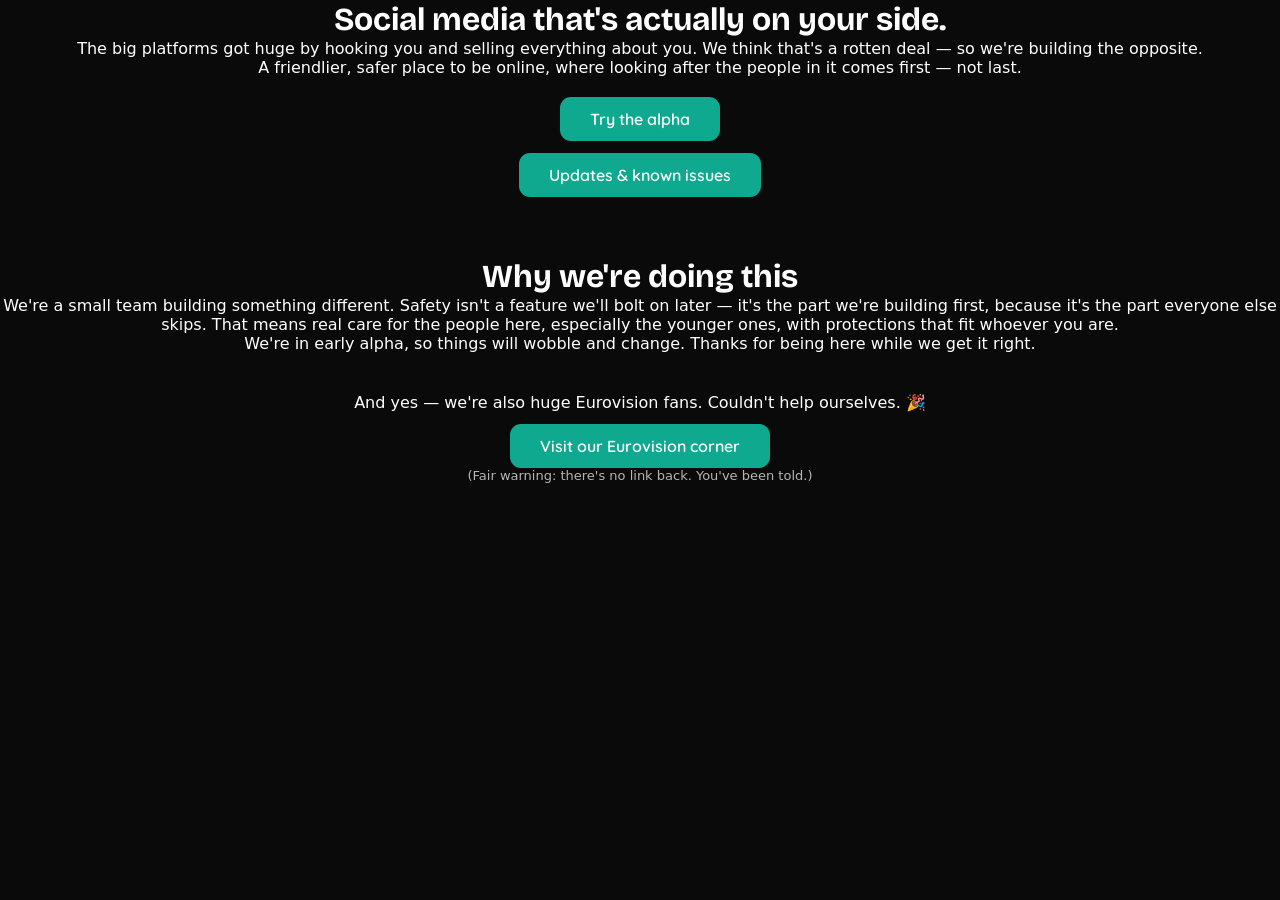
<file: index.html>
<html>
  <head>
    <meta charset="utf-8" />
    <title>Mellow</title>
    <link rel="icon" href="app/logo.png" />
    <link rel="preconnect" href="https://fonts.googleapis.com">
    <link rel="preconnect" href="https://fonts.gstatic.com" crossorigin>
    <link href="https://fonts.googleapis.com/css2?family=Bricolage+Grotesque:opsz,wght@12..96,500;12..96,600;12..96,700;12..96,800&family=Hanken+Grotesque:wght@400;500;600;700&display=swap" rel="stylesheet">
    <link rel="stylesheet" href="style.css" />
    <style>
      h1 { font-family: 'Bricolage Grotesque', sans-serif; }
      body { font-family: 'Hanken Grotesque', system-ui, sans-serif; }
      button {
        background: #0ea98f;
        border-radius: 11px;
        box-shadow: none;
        transition: background 0.15s;
      }
      button:hover {
        background: #0b8f78;
        box-shadow: none;
      }
    </style>
  </head>
  <body>

    <div class="content-wrapper">
      <h1 style="text-align: center;">Social media that's actually on your side.</h1>
      <p style="text-align: center;">The big platforms got huge by hooking you and selling everything about you. We think that's a rotten deal — so we're building the opposite.</p>
      <p style="text-align: center;">A friendlier, safer place to be online, where looking after the people in it comes first — not last.</p>
      <p style="text-align: center; margin-top: 20px;">
        <a href="app/index.html">
          <button>Try the alpha</button>
        </a>
      </p>
      <p style="text-align: center; margin-top: 12px;">
        <a href="updates.html">
          <button>Updates &amp; known issues</button>
        </a>
      </p>

      <h1 style="text-align: center; margin-top: 60px;">Why we're doing this</h1>
      <p style="text-align: center;">We're a small team building something different. Safety isn't a feature we'll bolt on later — it's the part we're building first, because it's the part everyone else skips. That means real care for the people here, especially the younger ones, with protections that fit whoever you are.</p>
      <p style="text-align: center;">We're in early alpha, so things will wobble and change. Thanks for being here while we get it right.</p>

      <p style="text-align: center; margin-top: 40px;">And yes — we're also huge Eurovision fans. Couldn't help ourselves. 🎉</p>
      <p style="text-align: center; margin-top: 12px;">
        <a href="eurovision/index.html">
          <button>Visit our Eurovision corner</button>
        </a>
      </p>
      <p style="text-align: center; font-size: 13px; opacity: 0.7;">(Fair warning: there's no link back. You've been told.)</p>
    </div>

  </body>
</html>
</file>
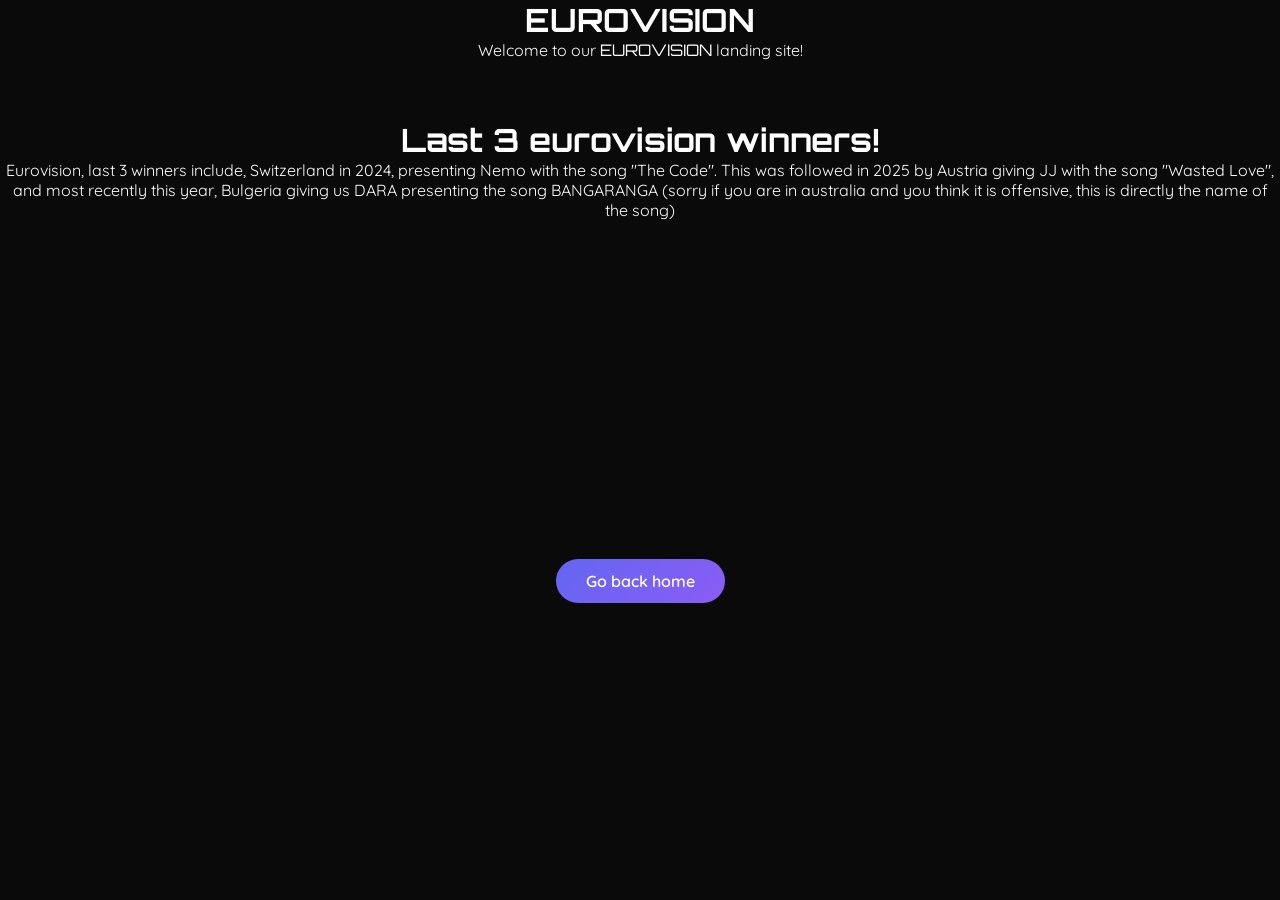
<file: eurovision/index.html>
<html>
  <head>
    <meta charset="utf-8" />
    <title>Mellow · Eurovision</title>
    <link rel="stylesheet" href="../style.css" />
  </head>
  <body>
    <div class="blob-container">
      <div class="blob blob1"></div>
      <div class="blob blob2"></div>
      <div class="blob blob3"></div>
    </div>

    <div class="content-wrapper">
      <h1 style="text-align: center;">EUROVISION</h1>
      <p style="text-align: center;">Welcome to our <x style="font-family: 'Orbitron', sans-serif;">EUROVISION</x> landing site!</p>

      <h1 style="text-align: center; margin-top: 60px;">Last 3 eurovision winners!</h1>
      <p style="text-align: center;">Eurovision, last 3 winners include, Switzerland in 2024, presenting Nemo with the song "The Code". This was followed in 2025 by Austria giving JJ with the song "Wasted Love", and most recently this year, Bulgeria giving us DARA presenting the song BANGARANGA (sorry if you are in australia and you think it is offensive, this is directly the name of the song)</p>

      <iframe width="560" height="315" src="https://www.youtube.com/embed/CO_qJf-nW0k?si=u8ctk95UvW9WOrq1" title="YouTube video player" frameborder="0" allow="accelerometer; autoplay; clipboard-write; encrypted-media; gyroscope; picture-in-picture; web-share" referrerpolicy="strict-origin-when-cross-origin" allowfullscreen></iframe>

      <iframe width="560" height="315" src="https://www.youtube.com/embed/onOex2WXjbA?si=q2nMkp0muVfyjG8P" title="YouTube video player" frameborder="0" allow="accelerometer; autoplay; clipboard-write; encrypted-media; gyroscope; picture-in-picture; web-share" referrerpolicy="strict-origin-when-cross-origin" allowfullscreen></iframe>

      <div id="player"></div>

      <script>
        // 2. This code loads the IFrame Player API code asynchronously.
        var tag = document.createElement('script');

        tag.src = "https://www.youtube.com/iframe_api";
        var firstScriptTag = document.getElementsByTagName('script')[0];
        firstScriptTag.parentNode.insertBefore(tag, firstScriptTag);

        // 3. This function creates an <iframe> (and YouTube player)
        //    after the API code downloads.
        var player;
        function onYouTubeIframeAPIReady() {
          player = new YT.Player('player', {
            height: '390',
            width: '640',
            videoId: '4Mxq2WCAhT4',
            playerVars: {
              'playsinline': 1
            },
            events: {
              'onReady': onPlayerReady,
              'onStateChange': onPlayerStateChange
            }
          });
        }

        // 4. The API will call this function when the video player is ready.
        function onPlayerReady(event) {
          event.target.playVideo();
        }

        // 5. The API calls this function when the player's state changes.
        //    The function indicates that when playing a video (state=1),
        //    the player should play for six seconds and then stop.
        var done = false;
        function onPlayerStateChange(event) {
          if (event.data == YT.PlayerState.PLAYING && !done) {
            setTimeout(stopVideo, 6000);
            done = true;
          }
        }
        function stopVideo() {
          player.stopVideo();
        }
      </script>




      <p style="text-align: center; margin-top: 20px;">
        <a href="../index.html">
          <button>Go back home</button>
        </a>
      </p>
    </div>

  </body>
</html>
</file>
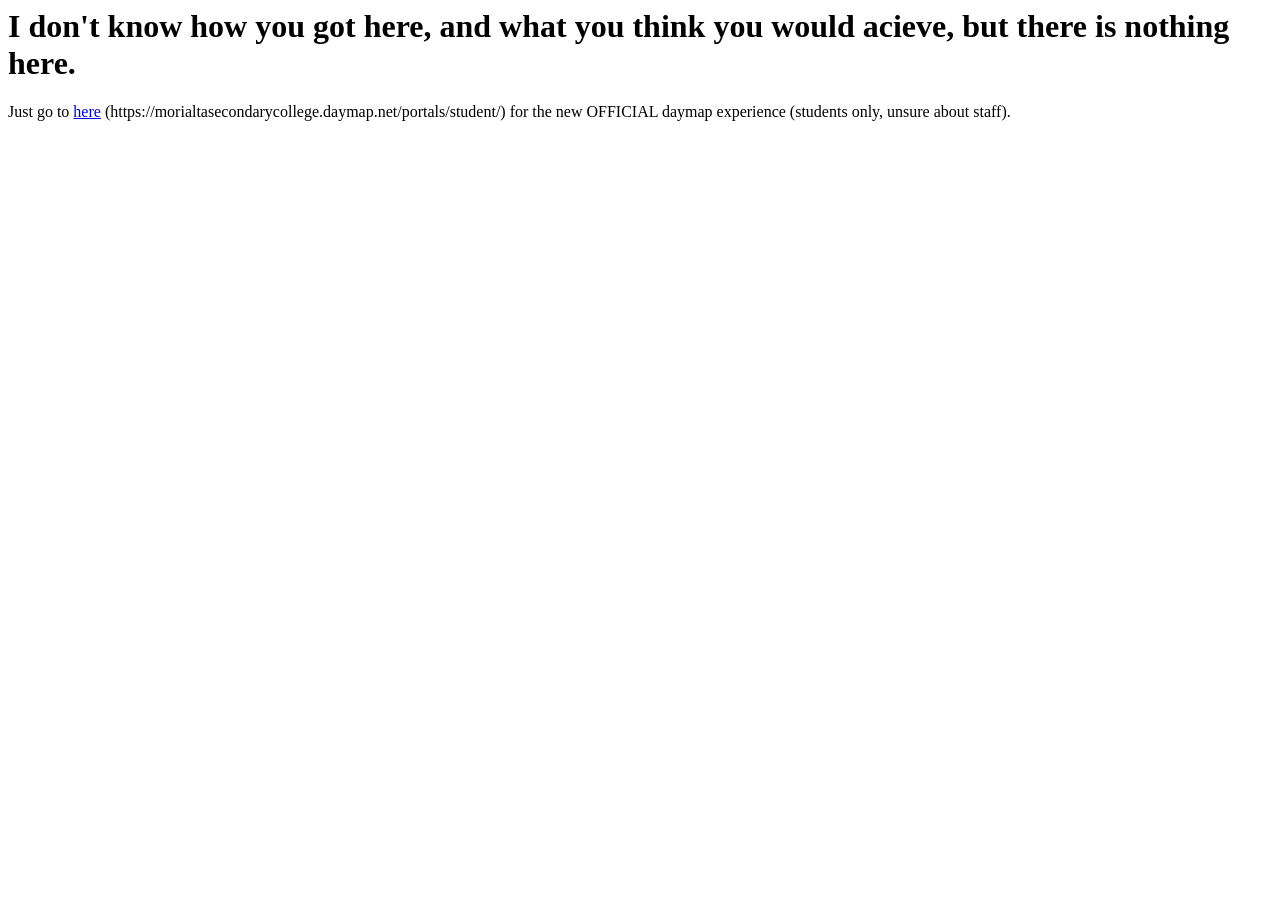
<file: school/daymap/index.html>
<html>
  <head>
    <title>The New Daymap</title>
  </head>
  <body>
    <h1>I don't know how you got here, and what you think you would acieve, but there is nothing here.</h1>
    <p>Just go to <a href="https://morialtasecondarycollege.daymap.net/portals/student/">here</a> (https://morialtasecondarycollege.daymap.net/portals/student/) for the new OFFICIAL daymap experience (students only, unsure about staff).</p>
  </body>
</html>
</file>
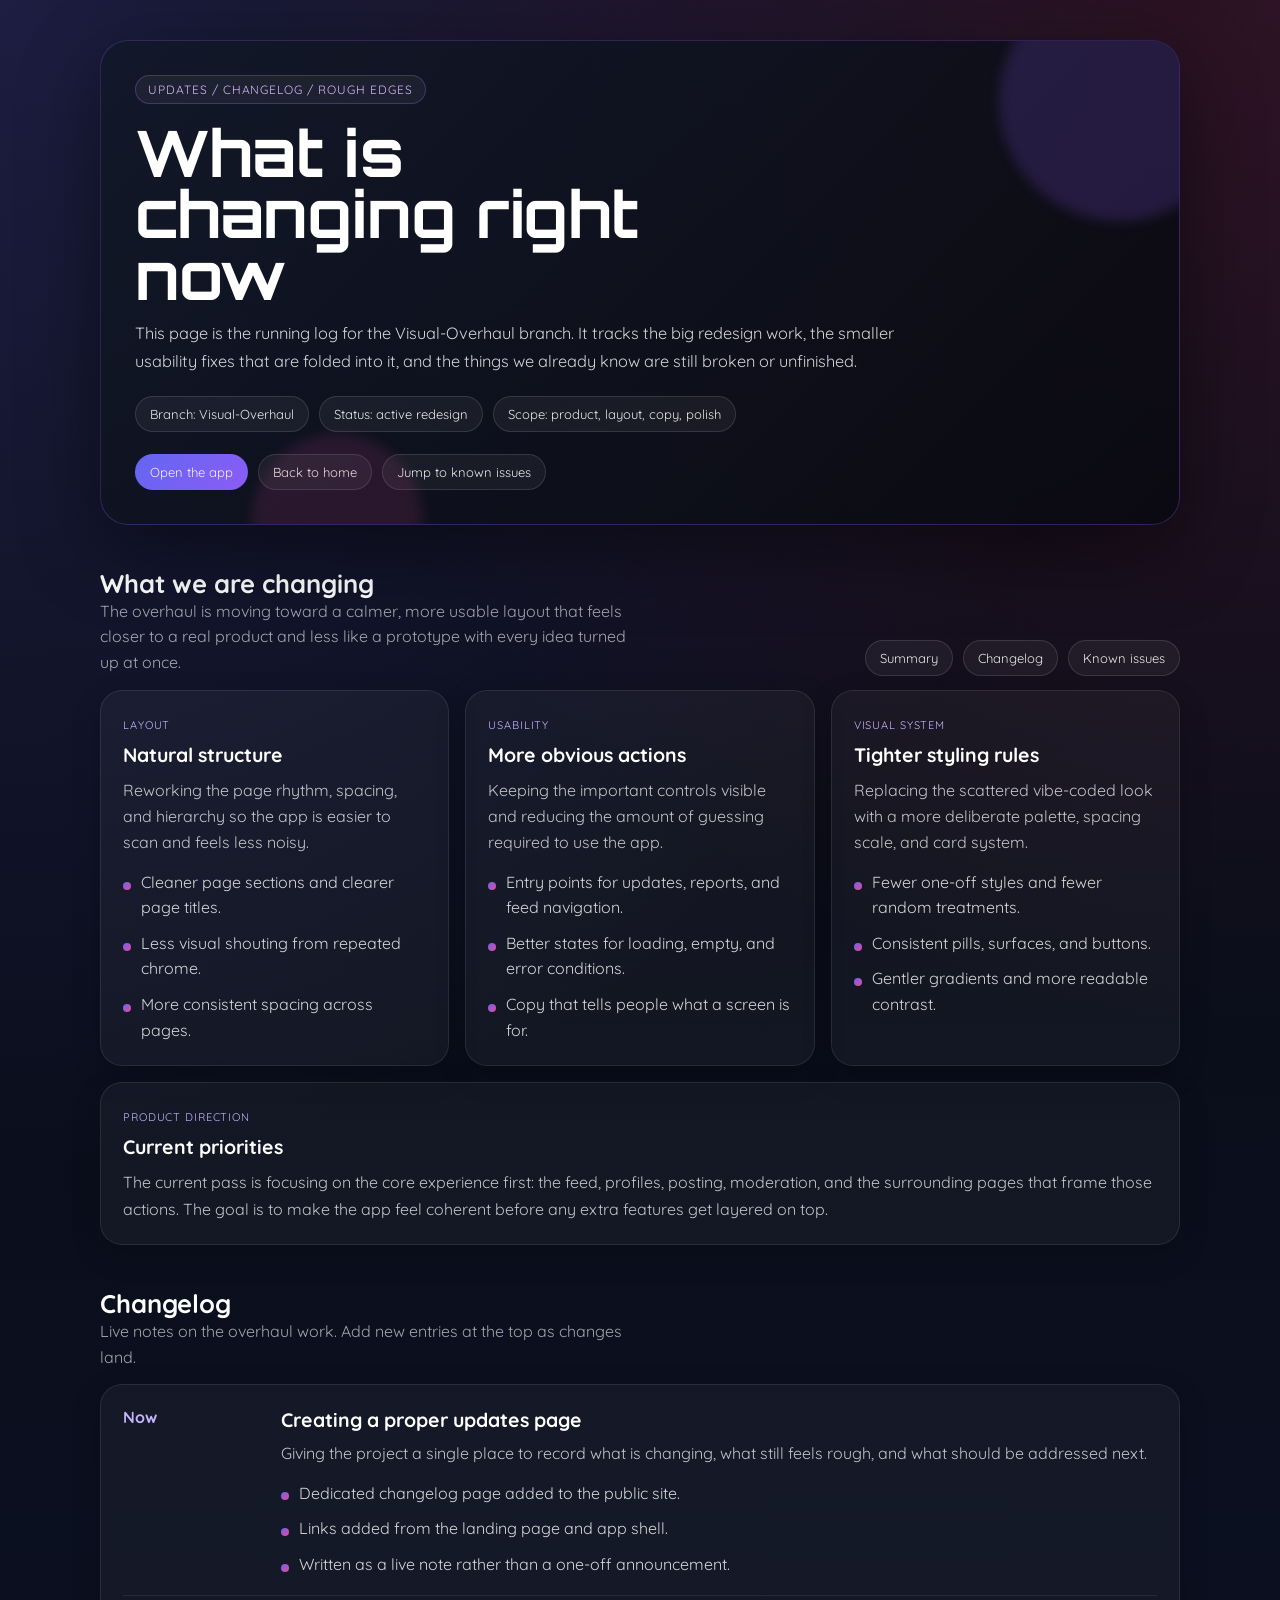
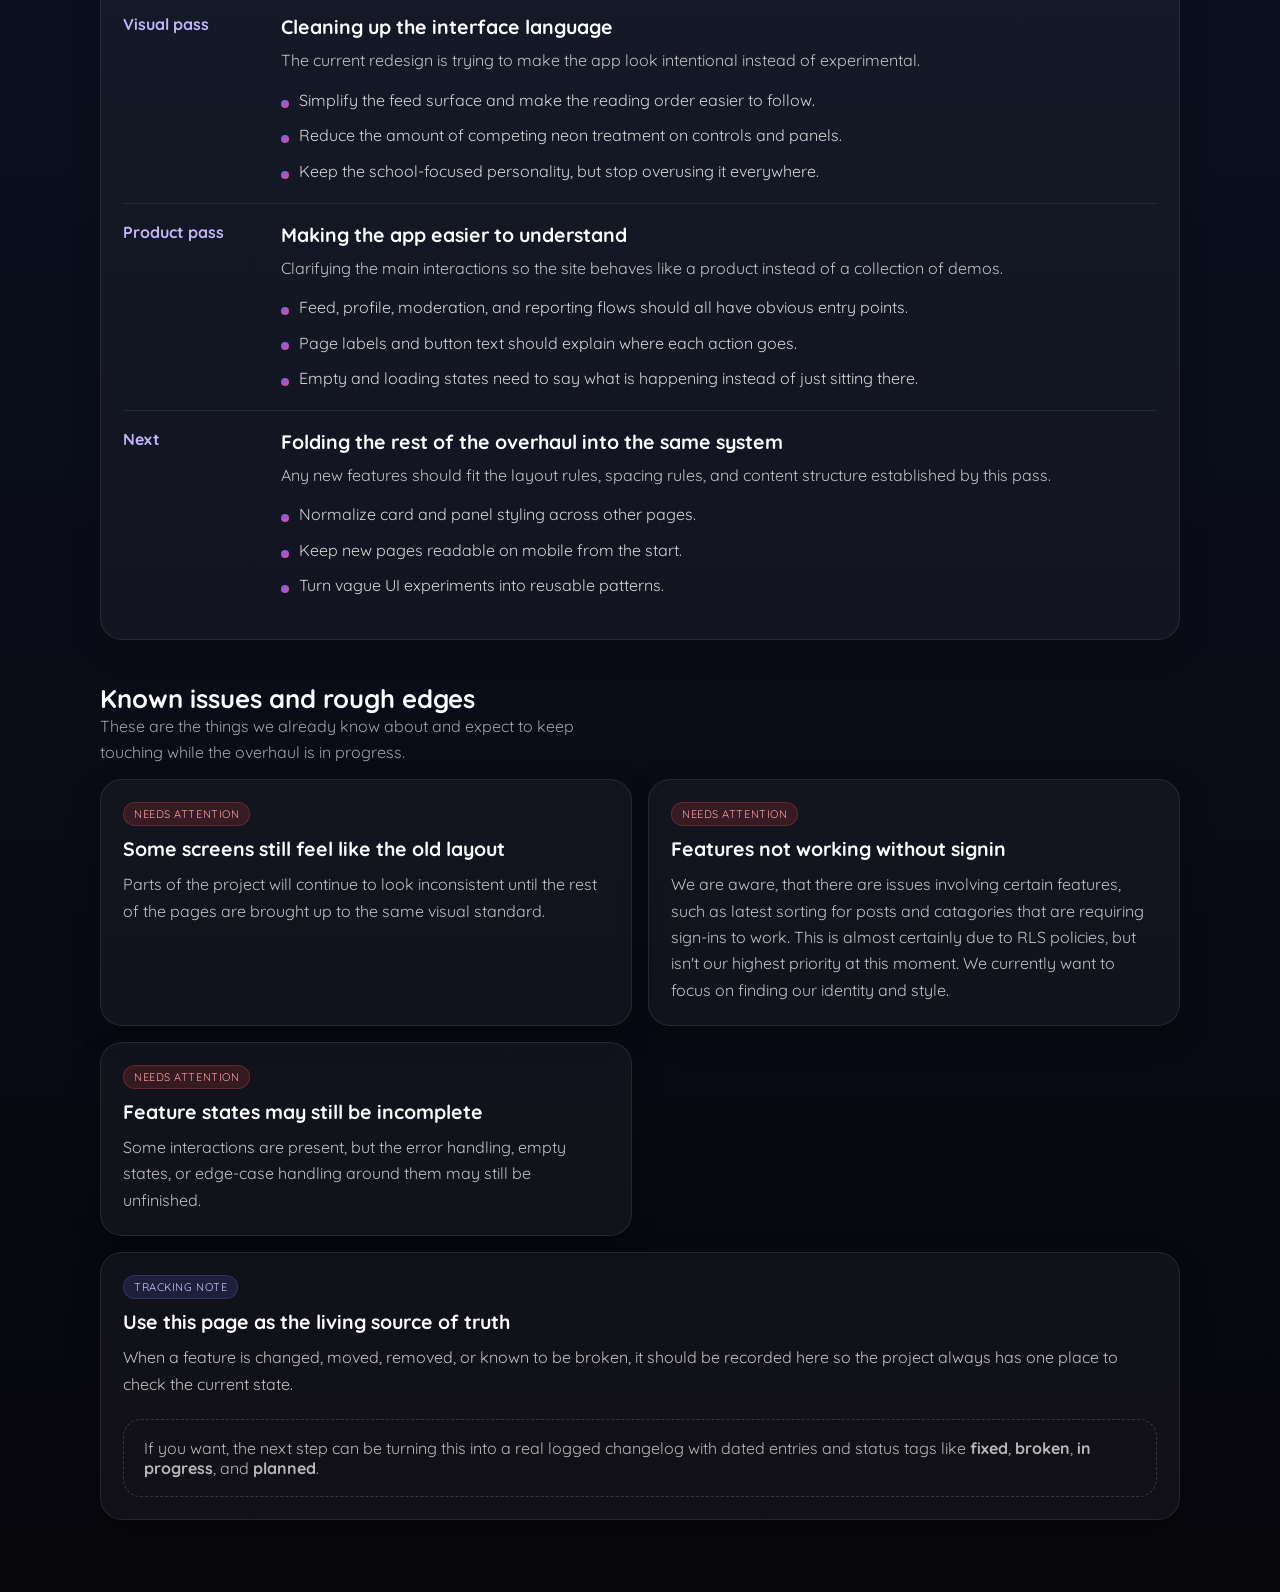
<file: updates.html>
<!doctype html>
<html lang="en">
  <head>
    <meta charset="utf-8" />
    <meta name="viewport" content="width=device-width, initial-scale=1" />
    <title>Mellow · Updates</title>
    <link rel="stylesheet" href="style.css" />
    <style>
      body {
        background:
          radial-gradient(circle at top left, rgba(99, 102, 241, 0.22), transparent 34%),
          radial-gradient(circle at top right, rgba(236, 72, 153, 0.16), transparent 30%),
          linear-gradient(180deg, #09090f 0%, #0b1020 48%, #07070c 100%);
      }

      .updates-shell {
        max-width: 1120px;
        margin: 0 auto;
        padding: 40px 20px 72px;
      }

      .hero {
        border: 1px solid rgba(139, 92, 246, 0.28);
        border-radius: 28px;
        background: linear-gradient(135deg, rgba(17, 24, 39, 0.88), rgba(9, 9, 15, 0.88));
        box-shadow: 0 24px 80px rgba(0, 0, 0, 0.45);
        padding: 34px;
        position: relative;
        overflow: hidden;
      }

      .hero::before,
      .hero::after {
        content: '';
        position: absolute;
        border-radius: 999px;
        filter: blur(6px);
        pointer-events: none;
      }

      .hero::before {
        width: 240px;
        height: 240px;
        background: rgba(139, 92, 246, 0.18);
        right: -60px;
        top: -60px;
      }

      .hero::after {
        width: 170px;
        height: 170px;
        background: rgba(236, 72, 153, 0.12);
        left: 14%;
        bottom: -80px;
      }

      .eyebrow {
        display: inline-flex;
        align-items: center;
        gap: 8px;
        padding: 6px 12px;
        border-radius: 999px;
        border: 1px solid rgba(139, 92, 246, 0.35);
        background: rgba(255, 255, 255, 0.05);
        color: #d8b4fe;
        font-size: 12px;
        letter-spacing: 0.08em;
        text-transform: uppercase;
      }

      .hero h1 {
        font-size: clamp(2.4rem, 5vw, 4.3rem);
        line-height: 0.96;
        margin: 18px 0 14px;
        max-width: 10ch;
      }

      .hero p {
        max-width: 760px;
        font-size: 1.02rem;
        line-height: 1.7;
        color: rgba(255, 255, 255, 0.82);
      }

      .meta-row,
      .action-row,
      .toc {
        display: flex;
        flex-wrap: wrap;
        gap: 10px;
      }

      .meta-row {
        margin-top: 20px;
      }

      .pill,
      .toc a,
      .action-row a {
        display: inline-flex;
        align-items: center;
        justify-content: center;
        gap: 8px;
        padding: 9px 14px;
        border-radius: 999px;
        border: 1px solid rgba(255, 255, 255, 0.12);
        background: rgba(255, 255, 255, 0.05);
        color: rgba(255, 255, 255, 0.9);
        font-size: 13px;
        width: auto;
      }

      .action-row {
        margin-top: 22px;
      }

      .action-row a.primary {
        background: linear-gradient(135deg, #6366f1, #8b5cf6);
        border-color: transparent;
      }

      .action-row a.manage {
        border-color: rgba(236, 72, 153, 0.32);
        color: #f9a8d4;
      }

      .notice {
        margin-top: 16px;
        padding: 14px 16px;
        border-radius: 18px;
        border: 1px solid rgba(255, 255, 255, 0.1);
        background: rgba(255, 255, 255, 0.04);
        color: rgba(255, 255, 255, 0.78);
        line-height: 1.6;
      }

      .hidden { display: none !important; }

      .section {
        margin-top: 24px;
        padding-top: 18px;
      }

      .section-header {
        display: flex;
        justify-content: space-between;
        align-items: end;
        gap: 16px;
        margin: 0 0 14px;
      }

      .section-header h2 {
        font-size: clamp(1.5rem, 2vw, 2rem);
      }

      .section-header p {
        color: rgba(255, 255, 255, 0.62);
        max-width: 54ch;
        line-height: 1.6;
      }

      .grid {
        display: grid;
        grid-template-columns: repeat(12, minmax(0, 1fr));
        gap: 16px;
      }

      .card {
        grid-column: span 6;
        border-radius: 22px;
        padding: 22px;
        border: 1px solid rgba(255, 255, 255, 0.09);
        background: rgba(255, 255, 255, 0.04);
        box-shadow: 0 10px 30px rgba(0, 0, 0, 0.2);
      }

      .card.full { grid-column: 1 / -1; }
      .card.third { grid-column: span 4; }

      .card .tagline {
        display: inline-block;
        margin-bottom: 10px;
        font-size: 11px;
        letter-spacing: 0.08em;
        text-transform: uppercase;
        color: #c4b5fd;
      }

      .card h3 {
        font-size: 1.22rem;
        margin-bottom: 10px;
      }

      .card p {
        color: rgba(255, 255, 255, 0.74);
        line-height: 1.65;
      }

      .checklist,
      .known-issues,
      .timeline {
        list-style: none;
        margin-top: 14px;
      }

      .checklist li,
      .known-issues li,
      .timeline li {
        position: relative;
        padding-left: 18px;
        color: rgba(255, 255, 255, 0.82);
        line-height: 1.6;
      }

      .checklist li + li,
      .known-issues li + li,
      .timeline li + li {
        margin-top: 10px;
      }

      .checklist li::before,
      .known-issues li::before,
      .timeline li::before {
        content: '';
        position: absolute;
        left: 0;
        top: 0.74em;
        width: 8px;
        height: 8px;
        border-radius: 50%;
        background: linear-gradient(135deg, #6366f1, #ec4899);
      }

      .issue-badge,
      .status-badge {
        display: inline-flex;
        align-items: center;
        padding: 4px 10px;
        border-radius: 999px;
        font-size: 11px;
        letter-spacing: 0.05em;
        text-transform: uppercase;
        margin-right: 8px;
        margin-bottom: 10px;
      }

      .issue-badge {
        background: rgba(239, 68, 68, 0.16);
        color: #fca5a5;
        border: 1px solid rgba(239, 68, 68, 0.28);
      }

      .status-badge {
        background: rgba(99, 102, 241, 0.16);
        color: #c7d2fe;
        border: 1px solid rgba(99, 102, 241, 0.28);
      }

      .timeline-item {
        display: grid;
        grid-template-columns: 140px 1fr;
        gap: 18px;
        padding: 18px 0;
        border-top: 1px solid rgba(255, 255, 255, 0.08);
      }

      .timeline-item:first-child { border-top: none; padding-top: 0; }
      .timeline-date { color: #c4b5fd; font-weight: 700; }
      .timeline-item h3 { margin-bottom: 8px; }

      .footer-note {
        margin-top: 22px;
        padding: 18px 20px;
        border-radius: 18px;
        border: 1px dashed rgba(255, 255, 255, 0.16);
        color: rgba(255, 255, 255, 0.7);
      }

      @media (max-width: 860px) {
        .card,
        .card.third {
          grid-column: 1 / -1;
        }

        .timeline-item {
          grid-template-columns: 1fr;
          gap: 8px;
        }

        .hero {
          padding: 26px 20px;
        }
      }
    </style>
  </head>
  <body>
    <main class="updates-shell">
      <section class="hero">
        <span class="eyebrow">Updates / changelog / rough edges</span>
        <h1>What is changing right now</h1>
        <p>
          This page is the running log for the Visual-Overhaul branch. It tracks the big redesign work,
          the smaller usability fixes that are folded into it, and the things we already know are still
          broken or unfinished.
        </p>
        <div class="meta-row">
          <span class="pill">Branch: Visual-Overhaul</span>
          <span class="pill">Status: active redesign</span>
          <span class="pill">Scope: product, layout, copy, polish</span>
        </div>
        <div class="action-row">
          <a class="primary" href="app/index.html">Open the app</a>
          <a href="index.html">Back to home</a>
          <a class="manage hidden" id="manageUpdatesLink" href="app/admin.html?tab=updates">Edit updates</a>
          <a href="#known-issues">Jump to known issues</a>
        </div>
        <div class="notice hidden" id="updatesNotice"></div>
      </section>

      <section class="section" id="summary">
        <div class="section-header">
          <div>
            <h2>What we are changing</h2>
            <p>
              The overhaul is moving toward a calmer, more usable layout that feels closer to a real
              product and less like a prototype with every idea turned up at once.
            </p>
          </div>
          <div class="toc">
            <a href="#summary">Summary</a>
            <a href="#timeline">Changelog</a>
            <a href="#known-issues">Known issues</a>
          </div>
        </div>

        <div class="grid">
          <article class="card third">
            <span class="tagline">Layout</span>
            <h3>Natural structure</h3>
            <p>Reworking the page rhythm, spacing, and hierarchy so the app is easier to scan and feels less noisy.</p>
            <ul class="checklist">
              <li>Cleaner page sections and clearer page titles.</li>
              <li>Less visual shouting from repeated chrome.</li>
              <li>More consistent spacing across pages.</li>
            </ul>
          </article>

          <article class="card third">
            <span class="tagline">Usability</span>
            <h3>More obvious actions</h3>
            <p>Keeping the important controls visible and reducing the amount of guessing required to use the app.</p>
            <ul class="checklist">
              <li>Entry points for updates, reports, and feed navigation.</li>
              <li>Better states for loading, empty, and error conditions.</li>
              <li>Copy that tells people what a screen is for.</li>
            </ul>
          </article>

          <article class="card third">
            <span class="tagline">Visual system</span>
            <h3>Tighter styling rules</h3>
            <p>Replacing the scattered vibe-coded look with a more deliberate palette, spacing scale, and card system.</p>
            <ul class="checklist">
              <li>Fewer one-off styles and fewer random treatments.</li>
              <li>Consistent pills, surfaces, and buttons.</li>
              <li>Gentler gradients and more readable contrast.</li>
            </ul>
          </article>

          <article class="card full">
            <span class="tagline">Product direction</span>
            <h3>Current priorities</h3>
            <p>
              The current pass is focusing on the core experience first: the feed, profiles, posting,
              moderation, and the surrounding pages that frame those actions. The goal is to make the app
              feel coherent before any extra features get layered on top.
            </p>
          </article>
        </div>
      </section>

      <section class="section" id="timeline">
        <div class="section-header">
          <div>
            <h2>Changelog</h2>
            <p>Live notes on the overhaul work. Add new entries at the top as changes land.</p>
          </div>
        </div>

        <div class="card full">
          <div class="timeline-item">
            <div class="timeline-date">Now</div>
            <div>
              <h3>Creating a proper updates page</h3>
              <p>Giving the project a single place to record what is changing, what still feels rough, and what should be addressed next.</p>
              <ul class="timeline">
                <li>Dedicated changelog page added to the public site.</li>
                <li>Links added from the landing page and app shell.</li>
                <li>Written as a live note rather than a one-off announcement.</li>
              </ul>
            </div>
          </div>

          <div class="timeline-item">
            <div class="timeline-date">Visual pass</div>
            <div>
              <h3>Cleaning up the interface language</h3>
              <p>The current redesign is trying to make the app look intentional instead of experimental.</p>
              <ul class="timeline">
                <li>Simplify the feed surface and make the reading order easier to follow.</li>
                <li>Reduce the amount of competing neon treatment on controls and panels.</li>
                <li>Keep the school-focused personality, but stop overusing it everywhere.</li>
              </ul>
            </div>
          </div>

          <div class="timeline-item">
            <div class="timeline-date">Product pass</div>
            <div>
              <h3>Making the app easier to understand</h3>
              <p>Clarifying the main interactions so the site behaves like a product instead of a collection of demos.</p>
              <ul class="timeline">
                <li>Feed, profile, moderation, and reporting flows should all have obvious entry points.</li>
                <li>Page labels and button text should explain where each action goes.</li>
                <li>Empty and loading states need to say what is happening instead of just sitting there.</li>
              </ul>
            </div>
          </div>

          <div class="timeline-item">
            <div class="timeline-date">Next</div>
            <div>
              <h3>Folding the rest of the overhaul into the same system</h3>
              <p>Any new features should fit the layout rules, spacing rules, and content structure established by this pass.</p>
              <ul class="timeline">
                <li>Normalize card and panel styling across other pages.</li>
                <li>Keep new pages readable on mobile from the start.</li>
                <li>Turn vague UI experiments into reusable patterns.</li>
              </ul>
            </div>
          </div>
        </div>
      </section>

      <section class="section" id="known-issues">
        <div class="section-header">
          <div>
            <h2>Known issues and rough edges</h2>
            <p>These are the things we already know about and expect to keep touching while the overhaul is in progress.</p>
          </div>
        </div>

        <div class="grid">
          <article class="card">
            <span class="issue-badge">Needs attention</span>
            <h3>Some screens still feel like the old layout</h3>
            <p>Parts of the project will continue to look inconsistent until the rest of the pages are brought up to the same visual standard.</p>
          </article>

          <article class="card">
            <span class="issue-badge">Needs attention</span>
            <h3>Features not working without signin</h3>
            <p>We are aware, that there are issues involving certain features, such as latest sorting for posts and catagories that are requiring sign-ins to work. This is almost certainly due to RLS policies, but isn't our highest priority at this moment. We currently want to focus on finding our identity and style.</p>
          </article>

          <article class="card">
            <span class="issue-badge">Needs attention</span>
            <h3>Feature states may still be incomplete</h3>
            <p>Some interactions are present, but the error handling, empty states, or edge-case handling around them may still be unfinished.</p>
          </article>

          <article class="card full">
            <span class="status-badge">Tracking note</span>
            <h3>Use this page as the living source of truth</h3>
            <p>
              When a feature is changed, moved, removed, or known to be broken, it should be recorded here so the project always has one place to check the current state.
            </p>
            <div class="footer-note">
              If you want, the next step can be turning this into a real logged changelog with dated entries and status tags like <strong>fixed</strong>, <strong>broken</strong>, <strong>in progress</strong>, and <strong>planned</strong>.
            </div>
          </article>
        </div>
      </section>
    </main>
    <script type="module" src="updates.js"></script>
  </body>
</html>
</file>
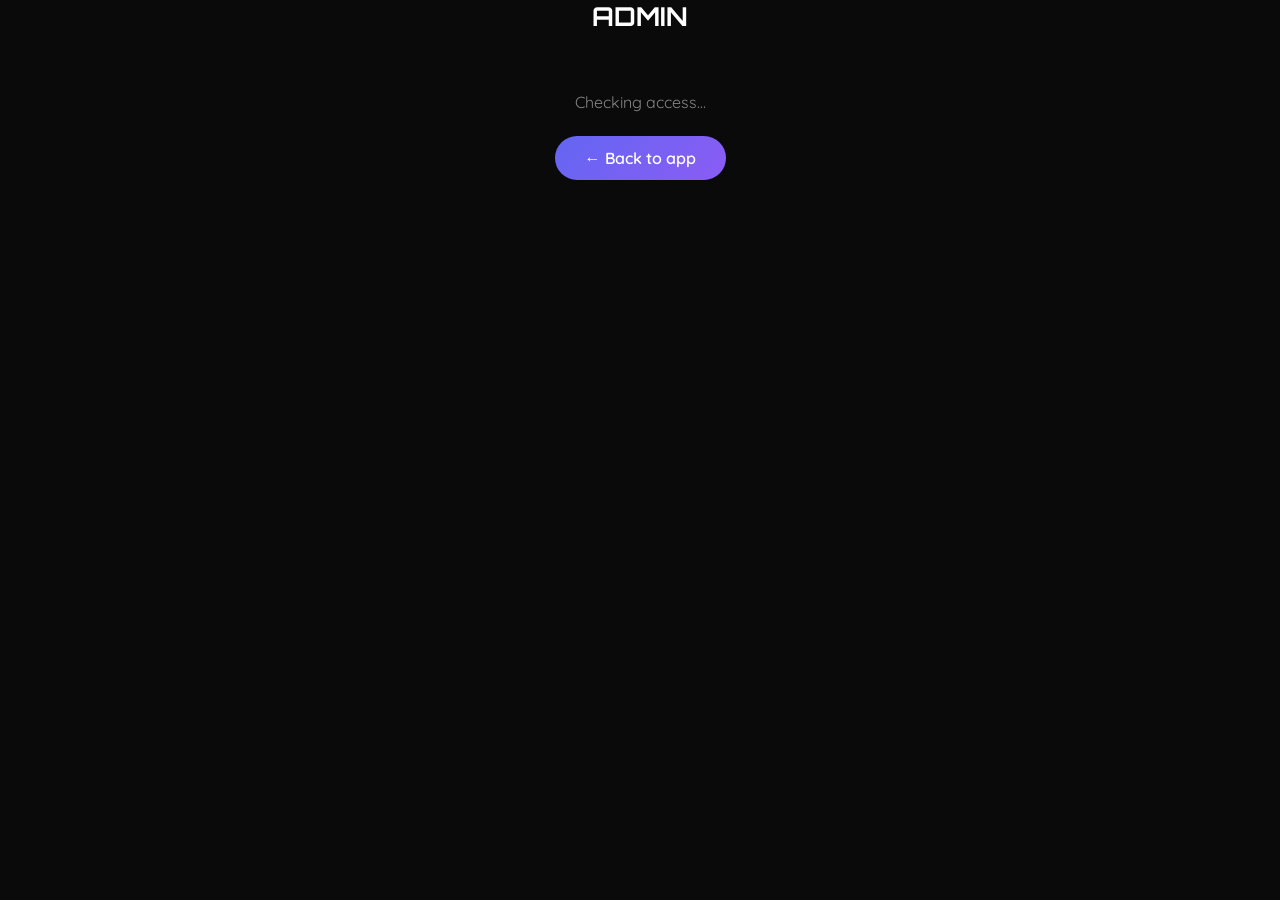
<file: app/admin.html>
<html>
  <head>
    <meta charset="utf-8" />
    <meta name="viewport" content="width=device-width, initial-scale=1" />
    <title>Mellow · Admin</title>
    <link rel="stylesheet" href="../style.css" />
    <style>
      .wrap { max-width: 720px; margin: 0 auto; }
      .glass { background: rgba(255,255,255,0.05); border: 1px solid rgba(139,92,246,0.3); border-radius: 16px; padding: 18px; margin-bottom: 14px; backdrop-filter: blur(10px); animation: none; }
      .gate { text-align: center; margin-top: 60px; }
      .role-badge { display: inline-block; font-size: 12px; font-family: "Orbitron", sans-serif; letter-spacing: 1px; padding: 4px 12px; border-radius: 12px; background: rgba(139,92,246,0.25); color: #c4b5fd; }
      .tabs { display: flex; gap: 8px; justify-content: center; margin: 18px 0; flex-wrap: wrap; }
      .tabs button { animation: none; padding: 8px 18px; font-size: 14px; background: rgba(255,255,255,0.08); }
      .tabs button.active { background: linear-gradient(135deg, #6366f1, #8b5cf6); }
      .tabs button:hover { box-shadow: none; }
      .muted { color: rgba(255,255,255,0.5); }
      .row { display: flex; justify-content: space-between; align-items: center; gap: 12px; flex-wrap: wrap; }
      .pill { font-size: 11px; padding: 3px 10px; border-radius: 12px; }
      .pill.post { background: rgba(99,102,241,0.22); color: #c7d2fe; }
      .pill.comment { background: rgba(236,72,153,0.18); color: #f9a8d4; }
      .pill.removed { background: rgba(239,68,68,0.2); color: #fca5a5; }
      .pill.active { background: rgba(34,197,94,0.18); color: #86efac; }
      .target { background: rgba(0,0,0,0.3); border-radius: 10px; padding: 10px 12px; margin: 8px 0; white-space: pre-wrap; word-break: break-word; }
      .acts { display: flex; gap: 8px; flex-wrap: wrap; margin-top: 8px; }
      .acts button { animation: none; padding: 6px 14px; font-size: 13px; }
      .btn-danger { background: rgba(239,68,68,0.85); }
      .btn-neutral { background: rgba(255,255,255,0.12); }
      .admin-row { display: flex; justify-content: space-between; align-items: center; padding: 10px 0; border-bottom: 1px solid rgba(255,255,255,0.08); }
      .admin-row:last-child { border-bottom: none; }
      input, select { background: rgba(10,10,10,0.6); border: 1px solid rgba(255,255,255,0.15); color: white; border-radius: 10px; padding: 9px 12px; font-family: "Quicksand", sans-serif; font-size: 14px; }
      input:focus, select:focus { outline: none; border-color: #8b5cf6; }
      .find-row { display: flex; gap: 8px; flex-wrap: wrap; align-items: center; margin-top: 10px; }
      .updates-editor { display: grid; grid-template-columns: minmax(0, 1.05fr) minmax(280px, 0.95fr); gap: 14px; }
      .updates-toolbar { display: flex; gap: 8px; flex-wrap: wrap; align-items: center; margin: 10px 0 14px; }
      .updates-toolbar input, .updates-toolbar select { min-width: 140px; }
      .updates-stats { display: flex; gap: 8px; flex-wrap: wrap; margin: 10px 0 2px; }
      .updates-stat {
        padding: 8px 12px; border-radius: 12px; background: rgba(255,255,255,0.04);
        border: 1px solid rgba(255,255,255,0.08); font-size: 12px; color: rgba(255,255,255,0.75);
      }
      .updates-quick-add { display: flex; gap: 8px; flex-wrap: wrap; margin-top: 10px; }
      .updates-quick-add button { animation: none; padding: 6px 12px; font-size: 13px; background: rgba(255,255,255,0.08); }
      .updates-editor textarea {
        width: 100%; min-height: 150px; resize: vertical; background: rgba(10,10,10,0.6);
        border: 1px solid rgba(255,255,255,0.15); color: white; border-radius: 12px; padding: 10px 12px;
        font-family: "Quicksand", sans-serif; font-size: 14px;
      }
      .updates-editor textarea:focus { outline: none; border-color: #8b5cf6; }
      .updates-list { display: flex; flex-direction: column; gap: 10px; margin-top: 10px; }
      .updates-item {
        border: 1px solid rgba(255,255,255,0.08); border-radius: 14px; padding: 14px; background: rgba(255,255,255,0.03);
      }
      .updates-item-head { display: flex; justify-content: space-between; gap: 10px; flex-wrap: wrap; align-items: center; }
      .updates-item-title { font-weight: 700; }
      .updates-item-body { margin-top: 8px; color: rgba(255,255,255,0.78); white-space: pre-wrap; word-break: break-word; }
      .updates-item-meta { margin-top: 8px; color: rgba(255,255,255,0.45); font-size: 12px; }
      .updates-item-actions { display: flex; gap: 8px; flex-wrap: wrap; margin-top: 10px; }
      .audit-item { font-size: 13px; padding: 8px 0; border-bottom: 1px solid rgba(255,255,255,0.06); }
      .audit-item .a-act { color: #c4b5fd; font-weight: 600; }
      .audit-item .a-meta { color: rgba(255,255,255,0.45); font-size: 11px; }
      .status { text-align: center; min-height: 18px; color: #a78bfa; font-size: 14px; margin-top: 8px; }
      .hidden { display: none !important; }
      h1 { font-size: 26px; }
    </style>
  </head>
  <body>
    <div class="blob-container"><div class="blob blob1"></div><div class="blob blob2"></div><div class="blob blob3"></div></div>

    <div class="content-wrapper">
      <div class="wrap">
        <h1 style="text-align:center;">ADMIN</h1>

        <!-- Gate: shown until we confirm an admin session -->
        <div id="gate" class="gate">
          <p id="gateMsg" class="muted">Checking access…</p>
          <p id="gateActions" class="hidden" style="margin-top:14px;">
            <button id="signInBtn" class="btn-google" style="background:#fff;color:#1f2937;display:inline-flex;gap:10px;align-items:center;">Continue with Google</button>
          </p>
        </div>

        <!-- Console -->
        <div id="console" class="hidden">
          <div class="glass row">
            <div>Signed in as <b id="meName"></b> <span class="role-badge" id="meRole"></span></div>
            <button class="btn-secondary" id="signOutBtn" style="animation:none;padding:6px 14px;font-size:13px;background:rgba(255,255,255,0.1);">Sign out</button>
          </div>

          <div class="tabs">
            <button id="tabReports" class="active">Reports</button>
            <button id="tabAreas">Areas</button>
            <button id="tabUpdates" class="hidden">Updates</button>
            <button id="tabAdmins" class="hidden">Admins</button>
            <button id="tabAudit">Audit log</button>
          </div>

          <div id="viewReports"></div>
          <div id="viewAreas" class="hidden"></div>
          <div id="viewUpdates" class="hidden"></div>
          <div id="viewAdmins" class="hidden"></div>
          <div id="viewAudit" class="hidden"></div>
        </div>

        <p style="text-align:center; margin-top:24px;"><a href="index.html"><button style="animation:none;">← Back to app</button></a></p>
      </div>
    </div>

    <script type="module" src="admin.js"></script>
  </body>
</html>
</file>
<file: style.css>
@import url('https://fonts.googleapis.com/css2?family=Orbitron:wght@400..900&display=swap');
@import url('https://fonts.googleapis.com/css2?family=Quicksand:wght@300..700&display=swap');

* {
  margin: 0;
  padding: 0;
  box-sizing: border-box;
}

h1 {
  font-family: "Orbitron", sans-serif;
}

body {
  color: white;
  background-color: #0a0a0a;
  font-family: "Quicksand", sans-serif;
  position: relative;
  overflow-x: hidden;
}

button {
  background: linear-gradient(135deg, #6366f1, #8b5cf6);
  border: none;
  color: white;
  padding: 12px 30px;
  font-size: 16px;
  border-radius: 25px;
  cursor: pointer;
  transition: all 0.3s ease;
  font-family: "Quicksand", sans-serif;
  font-weight: 600;
}

button:hover {
  background: linear-gradient(135deg, #8b5cf6, #a78bfa);
  box-shadow: 0 0 20px rgba(139, 92, 246, 0.6);
}

a {
  text-decoration: none;
  text-align: center;
  display: inline-block;
  width: 100%;
}
</file>
